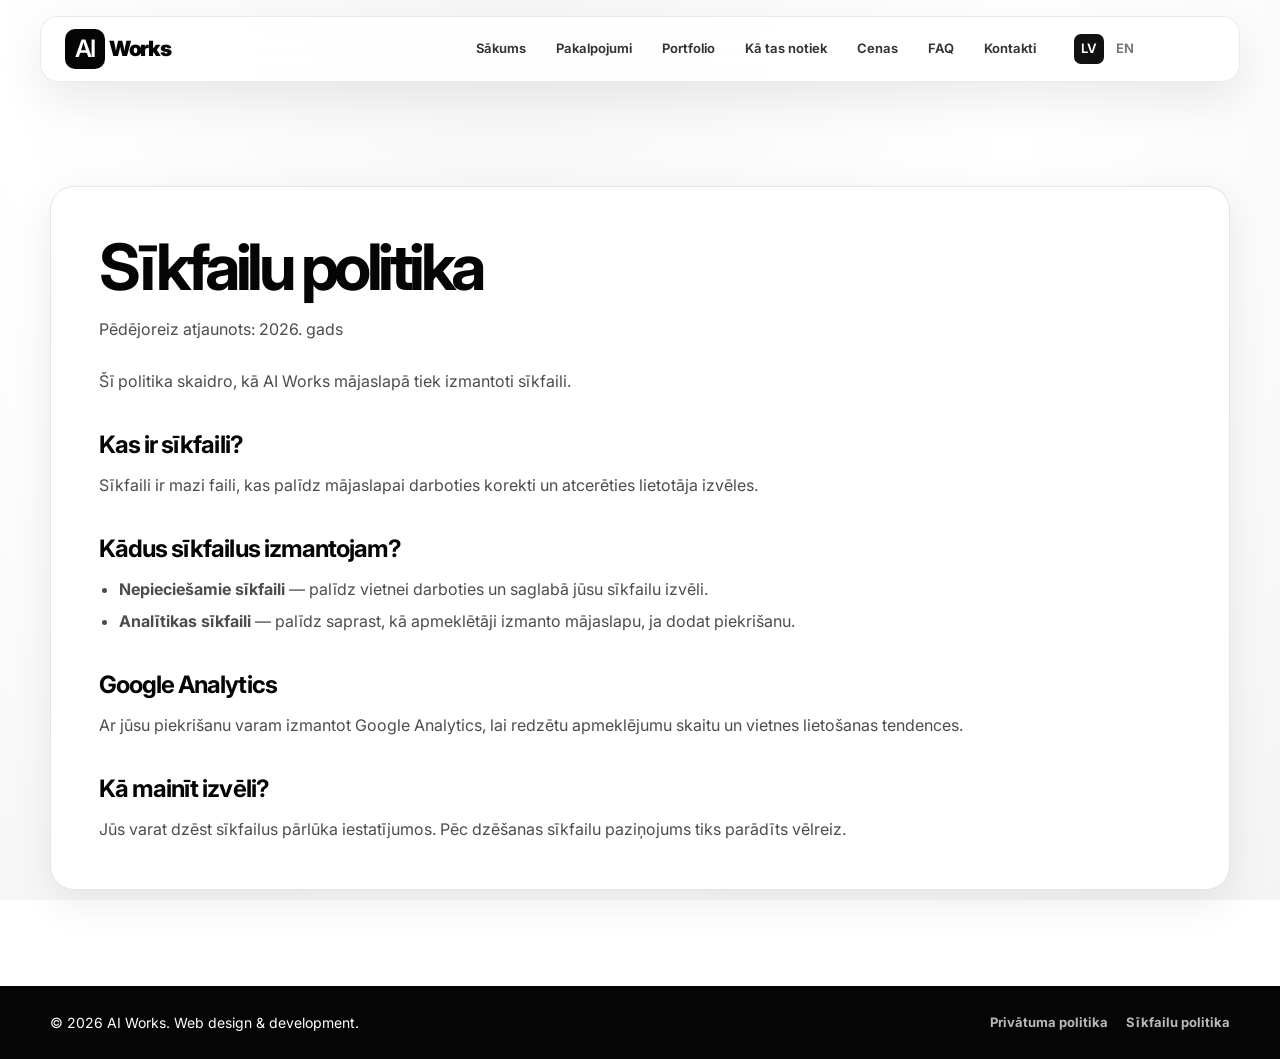
<file: cookies.html>
<!DOCTYPE html>

<html lang="lv">
<head>
<meta charset="utf-8"/>
<meta content="width=device-width, initial-scale=1.0" name="viewport"/>
<title>Sīkfailu politika | AI Works</title>
<meta content="AI Works izstrādā modernas, ātras un pārdomātas mājaslapas uzņēmumiem visā Latvijā." name="description"/>
<link href="assets/favicon.png" rel="icon" type="image/png"/>
<link href="assets/favicon.png" rel="apple-touch-icon"/>
<meta content="AI Works" property="og:title"/>
<meta content="Mūsdienīgas mājaslapas uzņēmumiem." property="og:description"/>
<meta content="https://aiworks.lv/assets/favicon.png" property="og:image"/>
<meta content="https://aiworks.lv" property="og:url"/>
<meta content="website" property="og:type"/>
<meta content="G-VVE2QEEL1H" name="google-analytics-id"/>
<link href="https://fonts.googleapis.com" rel="preconnect"/>
<link crossorigin="" href="https://fonts.gstatic.com" rel="preconnect"/>
<link href="https://fonts.googleapis.com/css2?family=Inter:wght@400;500;600;700;800&amp;display=swap" rel="stylesheet"/>
<link href="css/style.css" rel="stylesheet"/>
<script type="application/ld+json">
{

  "@context":"https://schema.org",

  "@type":"Organization",

  "name":"AI Works",

  "url":"https://aiworks.lv",

  "logo":"https://aiworks.lv/assets/favicon.png"

}
</script>
<link href="https://aiworks.lv/cookies.html" hreflang="lv" rel="alternate"/><link href="https://aiworks.lv/en/cookies.html" hreflang="en" rel="alternate"/><link href="https://aiworks.lv/cookies.html" rel="canonical"/></head>
<body>
<div aria-hidden="true" class="noise"></div>
<header class="site-header" id="top">
<div class="nav-shell">
<a class="brand" href="index.html#sakums">
<span class="brand-mark">AI</span>
<span class="brand-text">Works</span>
</a>
<nav aria-label="Galvenā navigācija" class="desktop-nav">
<a href="index.html#sakums">Sākums</a>
<a href="index.html#pakalpojumi">Pakalpojumi</a>
<a href="index.html#portfolio">Portfolio</a>
<a href="index.html#process">Kā tas notiek</a>
<a href="index.html#cenas">Cenas</a>
<a href="index.html#faq">FAQ</a>
<a href="index.html#kontakti">Kontakti</a>
<div aria-label="Language" class="language-switch"><a aria-current="page" class="active" href="cookies.html">LV</a><a href="en/cookies.html">EN</a></div></nav>
<button aria-expanded="false" aria-label="Atvērt izvēlni" class="menu-btn" type="button">
<span></span><span></span>
</button>
</div>
<div aria-label="Mobilā navigācija" class="mobile-nav">
<a href="index.html#sakums">Sākums</a>
<a href="index.html#pakalpojumi">Pakalpojumi</a>
<a href="index.html#portfolio">Portfolio</a>
<a href="index.html#process">Kā tas notiek</a>
<a href="index.html#cenas">Cenas</a>
<a href="index.html#faq">FAQ</a>
<a href="index.html#kontakti">Kontakti</a>
<div aria-label="Language" class="language-switch"><a aria-current="page" class="active" href="cookies.html">LV</a><a href="en/cookies.html">EN</a></div></div>
</header>
<main class="policy-page section">
<div class="container">
<article class="policy-card">
<h1>Sīkfailu politika</h1>
<p class="policy-updated">Pēdējoreiz atjaunots: 2026. gads</p>
<p>Šī politika skaidro, kā AI Works mājaslapā tiek izmantoti sīkfaili.</p>
<h2>Kas ir sīkfaili?</h2>
<p>Sīkfaili ir mazi faili, kas palīdz mājaslapai darboties korekti un atcerēties lietotāja izvēles.</p>
<h2>Kādus sīkfailus izmantojam?</h2>
<ul>
<li><strong>Nepieciešamie sīkfaili</strong> — palīdz vietnei darboties un saglabā jūsu sīkfailu izvēli.</li>
<li><strong>Analītikas sīkfaili</strong> — palīdz saprast, kā apmeklētāji izmanto mājaslapu, ja dodat piekrišanu.</li>
</ul>
<h2>Google Analytics</h2>
<p>Ar jūsu piekrišanu varam izmantot Google Analytics, lai redzētu apmeklējumu skaitu un vietnes lietošanas tendences.</p>
<h2>Kā mainīt izvēli?</h2>
<p>Jūs varat dzēst sīkfailus pārlūka iestatījumos. Pēc dzēšanas sīkfailu paziņojums tiks parādīts vēlreiz.</p>
</article>
</div>
</main>
<footer class="footer">
<div class="footer-inner">
<p>© 2026 AI Works. Web design &amp; development.</p>
<div class="footer-links">
<a href="privacy.html">Privātuma politika</a>
<a href="cookies.html">Sīkfailu politika</a>
</div>
</div>
</footer>
<script src="js/script.js"></script>
</body>
</html>
</file>
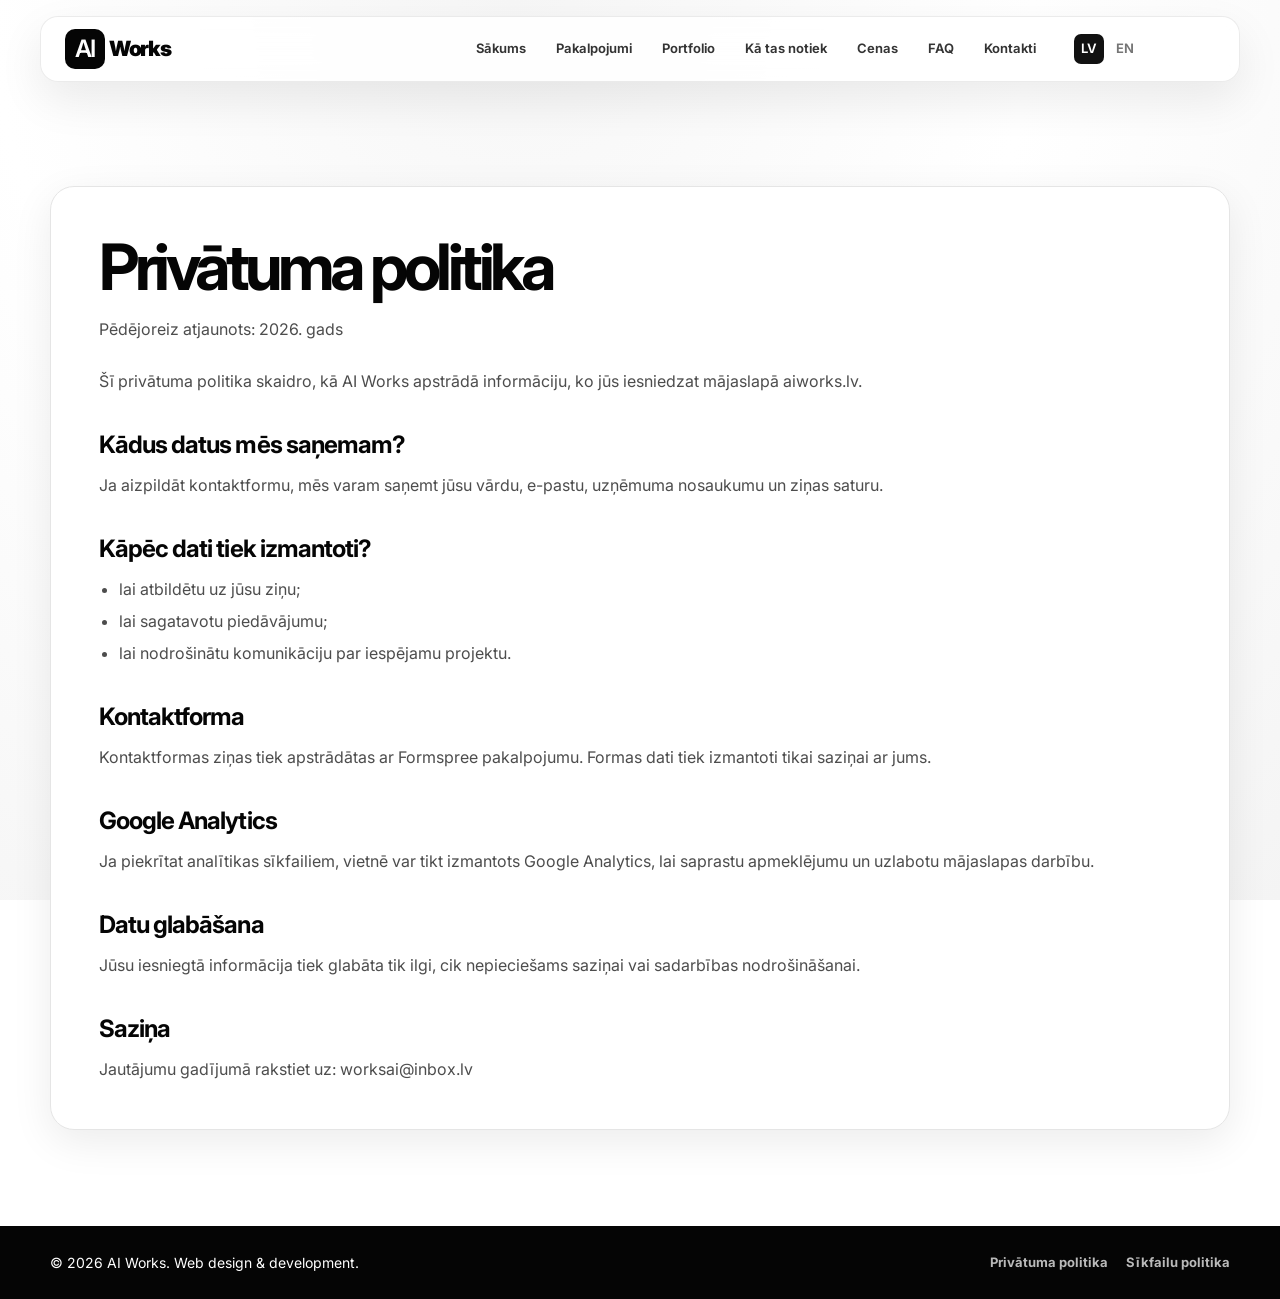
<file: privacy.html>
<!DOCTYPE html>

<html lang="lv">
<head>
<meta charset="utf-8"/>
<meta content="width=device-width, initial-scale=1.0" name="viewport"/>
<title>Privātuma politika | AI Works</title>
<meta content="AI Works izstrādā modernas, ātras un pārdomātas mājaslapas uzņēmumiem visā Latvijā." name="description"/>
<link href="assets/favicon.png" rel="icon" type="image/png"/>
<link href="assets/favicon.png" rel="apple-touch-icon"/>
<meta content="AI Works" property="og:title"/>
<meta content="Mūsdienīgas mājaslapas uzņēmumiem." property="og:description"/>
<meta content="https://aiworks.lv/assets/favicon.png" property="og:image"/>
<meta content="https://aiworks.lv" property="og:url"/>
<meta content="website" property="og:type"/>
<meta content="G-VVE2QEEL1H" name="google-analytics-id"/>
<link href="https://fonts.googleapis.com" rel="preconnect"/>
<link crossorigin="" href="https://fonts.gstatic.com" rel="preconnect"/>
<link href="https://fonts.googleapis.com/css2?family=Inter:wght@400;500;600;700;800&amp;display=swap" rel="stylesheet"/>
<link href="css/style.css" rel="stylesheet"/>
<script type="application/ld+json">
{

  "@context":"https://schema.org",

  "@type":"Organization",

  "name":"AI Works",

  "url":"https://aiworks.lv",

  "logo":"https://aiworks.lv/assets/favicon.png"

}
</script>
<link href="https://aiworks.lv/privacy.html" hreflang="lv" rel="alternate"/><link href="https://aiworks.lv/en/privacy.html" hreflang="en" rel="alternate"/><link href="https://aiworks.lv/privacy.html" rel="canonical"/></head>
<body>
<div aria-hidden="true" class="noise"></div>
<header class="site-header" id="top">
<div class="nav-shell">
<a class="brand" href="index.html#sakums">
<span class="brand-mark">AI</span>
<span class="brand-text">Works</span>
</a>
<nav aria-label="Galvenā navigācija" class="desktop-nav">
<a href="index.html#sakums">Sākums</a>
<a href="index.html#pakalpojumi">Pakalpojumi</a>
<a href="index.html#portfolio">Portfolio</a>
<a href="index.html#process">Kā tas notiek</a>
<a href="index.html#cenas">Cenas</a>
<a href="index.html#faq">FAQ</a>
<a href="index.html#kontakti">Kontakti</a>
<div aria-label="Language" class="language-switch"><a aria-current="page" class="active" href="privacy.html">LV</a><a href="en/privacy.html">EN</a></div></nav>
<button aria-expanded="false" aria-label="Atvērt izvēlni" class="menu-btn" type="button">
<span></span><span></span>
</button>
</div>
<div aria-label="Mobilā navigācija" class="mobile-nav">
<a href="index.html#sakums">Sākums</a>
<a href="index.html#pakalpojumi">Pakalpojumi</a>
<a href="index.html#portfolio">Portfolio</a>
<a href="index.html#process">Kā tas notiek</a>
<a href="index.html#cenas">Cenas</a>
<a href="index.html#faq">FAQ</a>
<a href="index.html#kontakti">Kontakti</a>
<div aria-label="Language" class="language-switch"><a aria-current="page" class="active" href="privacy.html">LV</a><a href="en/privacy.html">EN</a></div></div>
</header>
<main class="policy-page section">
<div class="container">
<article class="policy-card">
<h1>Privātuma politika</h1>
<p class="policy-updated">Pēdējoreiz atjaunots: 2026. gads</p>
<p>Šī privātuma politika skaidro, kā AI Works apstrādā informāciju, ko jūs iesniedzat mājaslapā aiworks.lv.</p>
<h2>Kādus datus mēs saņemam?</h2>
<p>Ja aizpildāt kontaktformu, mēs varam saņemt jūsu vārdu, e-pastu, uzņēmuma nosaukumu un ziņas saturu.</p>
<h2>Kāpēc dati tiek izmantoti?</h2>
<ul>
<li>lai atbildētu uz jūsu ziņu;</li>
<li>lai sagatavotu piedāvājumu;</li>
<li>lai nodrošinātu komunikāciju par iespējamu projektu.</li>
</ul>
<h2>Kontaktforma</h2>
<p>Kontaktformas ziņas tiek apstrādātas ar Formspree pakalpojumu. Formas dati tiek izmantoti tikai saziņai ar jums.</p>
<h2>Google Analytics</h2>
<p>Ja piekrītat analītikas sīkfailiem, vietnē var tikt izmantots Google Analytics, lai saprastu apmeklējumu un uzlabotu mājaslapas darbību.</p>
<h2>Datu glabāšana</h2>
<p>Jūsu iesniegtā informācija tiek glabāta tik ilgi, cik nepieciešams saziņai vai sadarbības nodrošināšanai.</p>
<h2>Saziņa</h2>
<p>Jautājumu gadījumā rakstiet uz: <a href="mailto:worksai@inbox.lv">worksai@inbox.lv</a></p>
</article>
</div>
</main>
<footer class="footer">
<div class="footer-inner">
<p>© 2026 AI Works. Web design &amp; development.</p>
<div class="footer-links">
<a href="privacy.html">Privātuma politika</a>
<a href="cookies.html">Sīkfailu politika</a>
</div>
</div>
</footer>
<script src="js/script.js"></script>
</body>
</html>
</file>
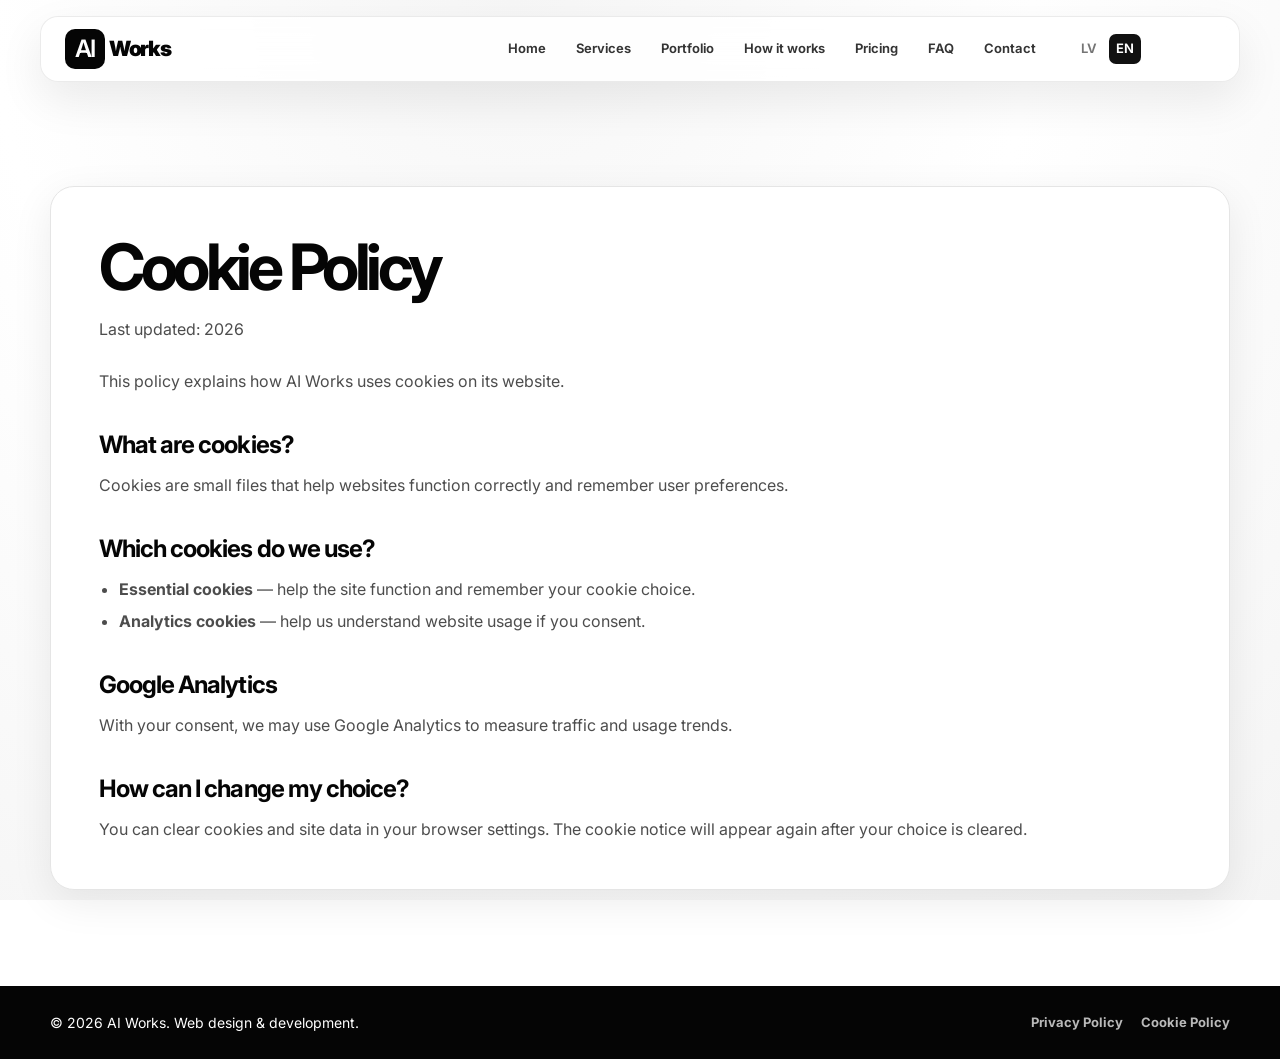
<file: en/cookies.html>
<!DOCTYPE html>

<html lang="en">
<head>
<meta charset="utf-8"/>
<meta content="width=device-width, initial-scale=1.0" name="viewport"/>
<title>Cookie Policy | AI Works</title>
<meta content="Modern websites, Shopify stores, API integrations and digital services for businesses." name="description"/>
<link href="../assets/favicon.png" rel="icon" type="image/png"/>
<link href="../assets/favicon.png" rel="apple-touch-icon"/>
<meta content="AI Works – Website Design &amp; Development" property="og:title"/>
<meta content="Modern websites, Shopify stores, API integrations and digital services for businesses." property="og:description"/>
<meta content="https://aiworks.lv/assets/favicon.png" property="og:image"/>
<meta content="https://aiworks.lv/en/cookies.html" property="og:url"/>
<meta content="website" property="og:type"/>
<meta content="G-VVE2QEEL1H" name="google-analytics-id"/>
<link href="https://fonts.googleapis.com" rel="preconnect"/>
<link crossorigin="" href="https://fonts.gstatic.com" rel="preconnect"/>
<link href="https://fonts.googleapis.com/css2?family=Inter:wght@400;500;600;700;800&amp;display=swap" rel="stylesheet"/>
<link href="../css/style.css" rel="stylesheet"/>
<script type="application/ld+json">
{

  "@context":"https://schema.org",

  "@type":"Organization",

  "name":"AI Works",

  "url":"https://aiworks.lv",

  "logo":"https://aiworks.lv/assets/favicon.png"

}
</script>
<link href="https://aiworks.lv/cookies.html" hreflang="lv" rel="alternate"/><link href="https://aiworks.lv/en/cookies.html" hreflang="en" rel="alternate"/><link href="https://aiworks.lv/en/cookies.html" rel="canonical"/></head>
<body>
<div aria-hidden="true" class="noise"></div>
<header class="site-header" id="top">
<div class="nav-shell">
<a class="brand" href="index.html#sakums">
<span class="brand-mark">AI</span>
<span class="brand-text">Works</span>
</a>
<nav aria-label="Main navigation" class="desktop-nav">
<a href="index.html#sakums">Home</a>
<a href="index.html#pakalpojumi">Services</a>
<a href="index.html#portfolio">Portfolio</a>
<a href="index.html#process">How it works</a>
<a href="index.html#cenas">Pricing</a>
<a href="index.html#faq">FAQ</a>
<a href="index.html#kontakti">Contact</a>
<div aria-label="Language" class="language-switch"><a href="../cookies.html">LV</a><a aria-current="page" class="active" href="cookies.html">EN</a></div></nav>
<button aria-expanded="false" aria-label="Open menu" class="menu-btn" type="button">
<span></span><span></span>
</button>
</div>
<div aria-label="Mobile navigation" class="mobile-nav">
<a href="index.html#sakums">Home</a>
<a href="index.html#pakalpojumi">Services</a>
<a href="index.html#portfolio">Portfolio</a>
<a href="index.html#process">How it works</a>
<a href="index.html#cenas">Pricing</a>
<a href="index.html#faq">FAQ</a>
<a href="index.html#kontakti">Contact</a>
<div aria-label="Language" class="language-switch"><a href="../cookies.html">LV</a><a aria-current="page" class="active" href="cookies.html">EN</a></div></div>
</header>
<main class="policy-page section">
<div class="container">
<article class="policy-card">
<h1>Cookie Policy</h1>
<p class="policy-updated">Last updated: 2026</p>
<p>This policy explains how AI Works uses cookies on its website.</p>
<h2>What are cookies?</h2>
<p>Cookies are small files that help websites function correctly and remember user preferences.</p>
<h2>Which cookies do we use?</h2>
<ul>
<li><strong>Essential cookies</strong> — help the site function and remember your cookie choice.</li>
<li><strong>Analytics cookies</strong> — help us understand website usage if you consent.</li>
</ul>
<h2>Google Analytics</h2>
<p>With your consent, we may use Google Analytics to measure traffic and usage trends.</p>
<h2>How can I change my choice?</h2>
<p>You can clear cookies and site data in your browser settings. The cookie notice will appear again after your choice is cleared.</p>
</article>
</div>
</main>
<footer class="footer">
<div class="footer-inner">
<p>© 2026 AI Works. Web design &amp; development.</p>
<div class="footer-links">
<a href="privacy.html">Privacy Policy</a>
<a href="cookies.html">Cookie Policy</a>
</div>
</div>
</footer>
<script src="../js/script.js"></script>
</body>
</html>
</file>
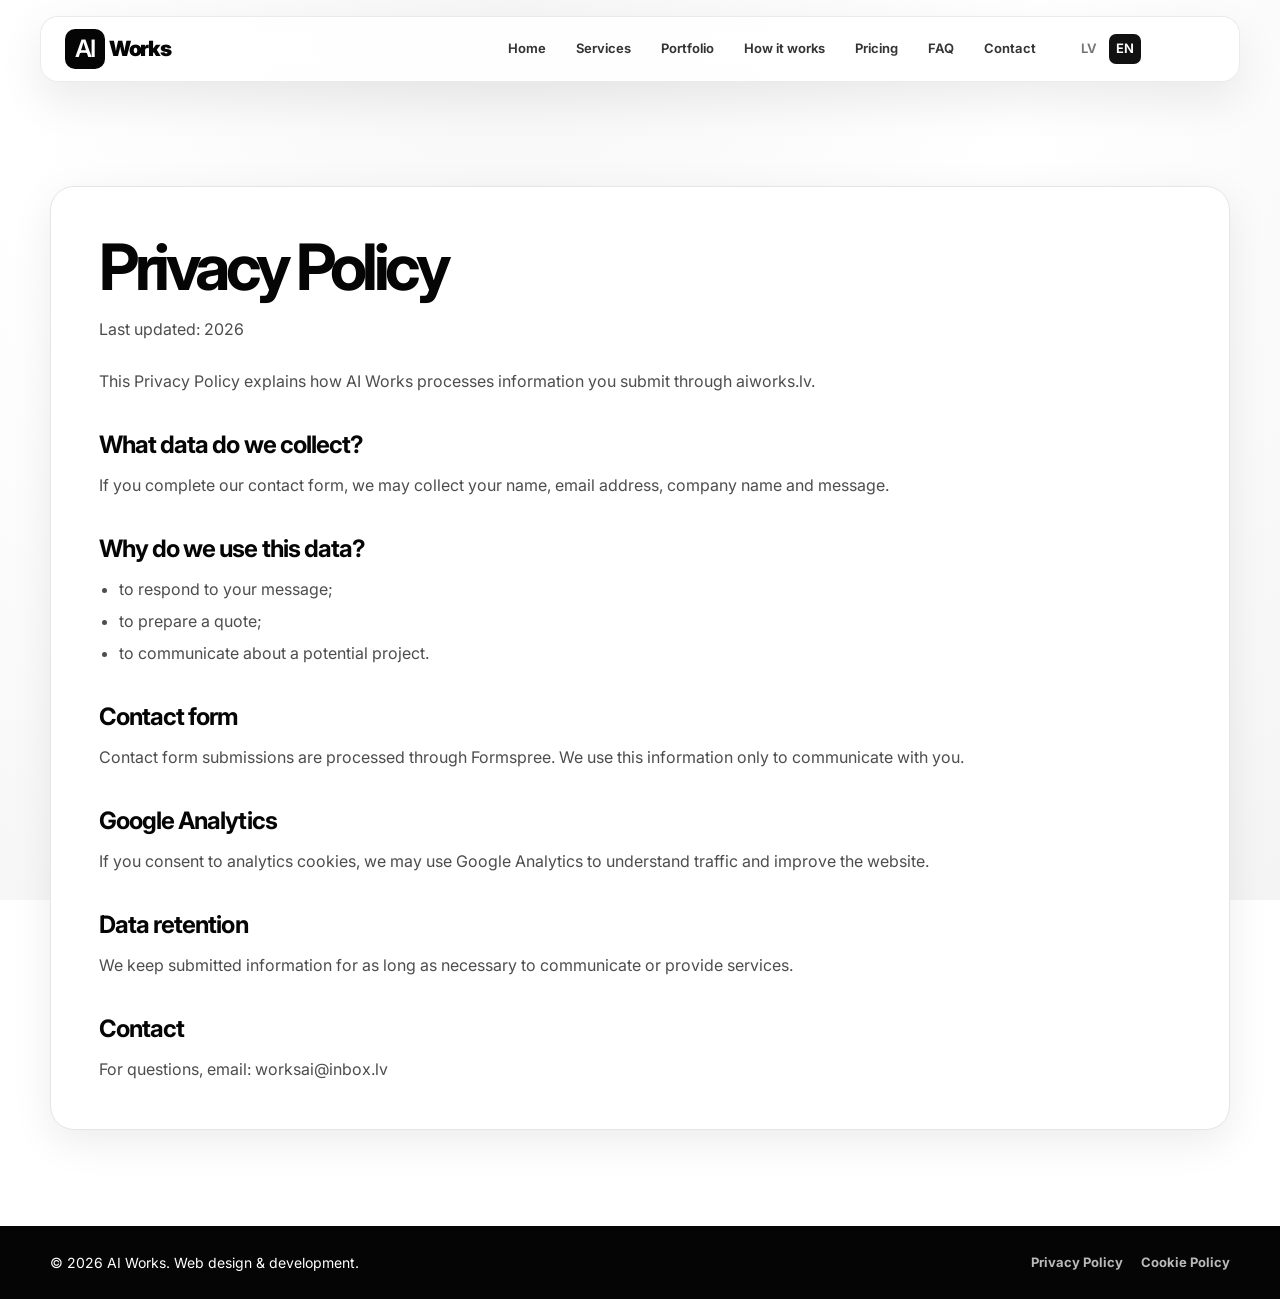
<file: en/privacy.html>
<!DOCTYPE html>

<html lang="en">
<head>
<meta charset="utf-8"/>
<meta content="width=device-width, initial-scale=1.0" name="viewport"/>
<title>Privacy Policy | AI Works</title>
<meta content="Modern websites, Shopify stores, API integrations and digital services for businesses." name="description"/>
<link href="../assets/favicon.png" rel="icon" type="image/png"/>
<link href="../assets/favicon.png" rel="apple-touch-icon"/>
<meta content="AI Works – Website Design &amp; Development" property="og:title"/>
<meta content="Modern websites, Shopify stores, API integrations and digital services for businesses." property="og:description"/>
<meta content="https://aiworks.lv/assets/favicon.png" property="og:image"/>
<meta content="https://aiworks.lv/en/privacy.html" property="og:url"/>
<meta content="website" property="og:type"/>
<meta content="G-VVE2QEEL1H" name="google-analytics-id"/>
<link href="https://fonts.googleapis.com" rel="preconnect"/>
<link crossorigin="" href="https://fonts.gstatic.com" rel="preconnect"/>
<link href="https://fonts.googleapis.com/css2?family=Inter:wght@400;500;600;700;800&amp;display=swap" rel="stylesheet"/>
<link href="../css/style.css" rel="stylesheet"/>
<script type="application/ld+json">
{

  "@context":"https://schema.org",

  "@type":"Organization",

  "name":"AI Works",

  "url":"https://aiworks.lv",

  "logo":"https://aiworks.lv/assets/favicon.png"

}
</script>
<link href="https://aiworks.lv/privacy.html" hreflang="lv" rel="alternate"/><link href="https://aiworks.lv/en/privacy.html" hreflang="en" rel="alternate"/><link href="https://aiworks.lv/en/privacy.html" rel="canonical"/></head>
<body>
<div aria-hidden="true" class="noise"></div>
<header class="site-header" id="top">
<div class="nav-shell">
<a class="brand" href="index.html#sakums">
<span class="brand-mark">AI</span>
<span class="brand-text">Works</span>
</a>
<nav aria-label="Main navigation" class="desktop-nav">
<a href="index.html#sakums">Home</a>
<a href="index.html#pakalpojumi">Services</a>
<a href="index.html#portfolio">Portfolio</a>
<a href="index.html#process">How it works</a>
<a href="index.html#cenas">Pricing</a>
<a href="index.html#faq">FAQ</a>
<a href="index.html#kontakti">Contact</a>
<div aria-label="Language" class="language-switch"><a href="../privacy.html">LV</a><a aria-current="page" class="active" href="privacy.html">EN</a></div></nav>
<button aria-expanded="false" aria-label="Open menu" class="menu-btn" type="button">
<span></span><span></span>
</button>
</div>
<div aria-label="Mobile navigation" class="mobile-nav">
<a href="index.html#sakums">Home</a>
<a href="index.html#pakalpojumi">Services</a>
<a href="index.html#portfolio">Portfolio</a>
<a href="index.html#process">How it works</a>
<a href="index.html#cenas">Pricing</a>
<a href="index.html#faq">FAQ</a>
<a href="index.html#kontakti">Contact</a>
<div aria-label="Language" class="language-switch"><a href="../privacy.html">LV</a><a aria-current="page" class="active" href="privacy.html">EN</a></div></div>
</header>
<main class="policy-page section">
<div class="container">
<article class="policy-card">
<h1>Privacy Policy</h1>
<p class="policy-updated">Last updated: 2026</p>
<p>This Privacy Policy explains how AI Works processes information you submit through aiworks.lv.</p>
<h2>What data do we collect?</h2>
<p>If you complete our contact form, we may collect your name, email address, company name and message.</p>
<h2>Why do we use this data?</h2>
<ul>
<li>to respond to your message;</li>
<li>to prepare a quote;</li>
<li>to communicate about a potential project.</li>
</ul>
<h2>Contact form</h2>
<p>Contact form submissions are processed through Formspree. We use this information only to communicate with you.</p>
<h2>Google Analytics</h2>
<p>If you consent to analytics cookies, we may use Google Analytics to understand traffic and improve the website.</p>
<h2>Data retention</h2>
<p>We keep submitted information for as long as necessary to communicate or provide services.</p>
<h2>Contact</h2>
<p>For questions, email: <a href="mailto:worksai@inbox.lv">worksai@inbox.lv</a></p>
</article>
</div>
</main>
<footer class="footer">
<div class="footer-inner">
<p>© 2026 AI Works. Web design &amp; development.</p>
<div class="footer-links">
<a href="privacy.html">Privacy Policy</a>
<a href="cookies.html">Cookie Policy</a>
</div>
</div>
</footer>
<script src="../js/script.js"></script>
</body>
</html>
</file>
<file: css/style.css>
:root{
  --bg:#ffffff;
  --text:#050505;
  --muted:#6a6a6a;
  --soft:#f5f5f5;
  --line:#e5e5e5;
  --line2:#d9d9d9;
  --dark:#050505;
  --radius:28px;
  --shadow:0 24px 80px rgba(0,0,0,.10);
  --shadow2:0 12px 40px rgba(0,0,0,.08);
}

*{box-sizing:border-box;margin:0;padding:0}
html{scroll-behavior:smooth}
body{font-family:Inter,Arial,sans-serif;background:var(--bg);color:var(--text);line-height:1.5;overflow-x:hidden}
a{color:inherit;text-decoration:none}
button,input,textarea{font:inherit}

.noise{position:fixed;inset:0;pointer-events:none;z-index:-1;background:radial-gradient(circle at 40% 0%,#f6f6f6 0,#fff 44%,#f4f4f4 100%)}
.container{width:min(1180px,calc(100% - 44px));margin:0 auto}
.section{padding:96px 0}
.section-sm{padding:76px 0}

.site-header{position:sticky;top:16px;z-index:30;padding:0 20px;transition:.25s}
.nav-shell{width:min(1200px,100%);height:66px;margin:0 auto;padding:0 18px 0 24px;display:flex;align-items:center;justify-content:space-between;gap:20px;background:rgba(255,255,255,.82);border:1px solid rgba(0,0,0,.08);border-radius:18px;box-shadow:0 18px 45px rgba(0,0,0,.08);backdrop-filter:blur(18px)}
.brand{
  display:flex;
  align-items:center;
  gap: 6px;
  font-weight:900;
  text-decoration:none;
  color:#050505;
}

.brand-mark{
  width:40px;
  height:40px;
  display:grid;
  place-items:center;
  background:#050505;
  color:#fff;
  border-radius:10px;
  font-size:24px;
  font-weight:600;
  letter-spacing:-0.05em;
  box-shadow:0 8px 218px rgba(0,0,0,.12);
}

.brand-text{
  font-size:21px;
  font-weight:900;
  letter-spacing:-0.06em;
  margin-left:-2px;
}
.desktop-nav{display:flex;align-items:center;gap:30px;margin-right:80px;}
.desktop-nav a{font-size:13px;font-weight:650;color:#111;opacity:.85}
.desktop-nav a:hover{opacity:1}
.nav-cta{background:#050505;color:#fff;border-radius:11px;padding:13px 18px;font-size:13px;font-weight:800;box-shadow:0 10px 24px rgba(0,0,0,.18);transition:.25s}
.nav-cta:hover{transform:translateY(-2px)}
.menu-btn{display:none;border:0;background:transparent;width:38px;height:38px;position:relative}
.menu-btn span{display:block;width:22px;height:2px;background:#050505;margin:6px auto;transition:.25s}
.mobile-nav{display:none}

.hero{padding-top:102px}
.hero-grid{display:grid;grid-template-columns:.92fr 1.08fr;gap:58px;align-items:center;min-height:620px}
.eyebrow,.small-label{font-size:12px;text-transform:uppercase;letter-spacing:.11em;font-weight:800;color:#424242}
.eyebrow{display:inline-flex;align-items:center;gap:10px;background:#f2f2f2;border:1px solid #e8e8e8;border-radius:999px;padding:9px 14px;margin-bottom:24px}
.eyebrow span{width:9px;height:9px;border-radius:50%;background:#050505}
.hero h1{font-size:clamp(62px,8vw,110px);line-height:.96;letter-spacing:-.08em;font-weight:900;margin-bottom:18px}
.hero-lead{font-size:clamp(22px,2.3vw,32px);line-height:1.18;letter-spacing:-.045em;color:#5d5d5d;font-weight:650;max-width:560px;margin-bottom:20px}
.hero-text{font-size:17px;color:#222;max-width:560px;margin-bottom:34px}
.hero-actions{display:flex;align-items:center;gap:14px;flex-wrap:wrap}

.btn{display:inline-flex;align-items:center;gap:14px;border-radius:12px;padding:16px 22px;font-weight:850;font-size:14px;transition:.25s}
.btn span{transition:.25s}
.btn:hover{transform:translateY(-3px)}
.btn:hover span{transform:translateX(3px)}
.btn-dark{background:#050505;color:#fff;box-shadow:0 16px 34px rgba(0,0,0,.18)}
.btn-light{background:#fff;color:#050505;border:1px solid var(--line2)}

.device-stage{position:relative;min-height:520px;display:flex;align-items:center;justify-content:center;perspective:1000px}
.laptop{position:relative;width:min(620px,100%);filter:drop-shadow(0 32px 35px rgba(0,0,0,.16));transform:rotate(-1deg)}
.browser-top{height:50px;background:#f0f0f0;border:2px solid #d8d8d8;border-bottom:0;border-radius:28px 28px 0 0;padding:18px 0 0 24px}
.browser-top span{display:inline-block;width:12px;height:12px;background:#b8b8b8;border-radius:50%;margin-right:9px}
.laptop-screen{height:360px;border:2px solid #d8d8d8;background:#fff;border-radius:0 0 6px 6px;overflow:hidden}
.mini-nav{height:58px;display:flex;align-items:center;justify-content:space-between;padding:0 28px;font-size:12px}
.mini-nav small{color:#555}
.screen-split{display:grid;grid-template-columns:1.05fr .95fr;height:302px;border-top:1px solid #e6e6e6}
.screen-split>div:first-child{padding:70px 38px}
.screen-split h2{font-size:46px;line-height:.95;letter-spacing:-.08em;margin-bottom:18px}
.screen-split p{color:#777;font-weight:650;margin-bottom:18px}
.screen-split button{border:1px solid #111;background:#050505;color:#fff;border-radius:8px;padding:10px 14px;font-size:12px;font-weight:800}

.abstract-shape{background:linear-gradient(135deg,#f7f7f7,#ededed);position:relative;overflow:hidden}
.abstract-shape:before,.abstract-shape:after{content:"";position:absolute;border:1px solid rgba(0,0,0,.08);transform:rotate(-28deg)}
.abstract-shape:before{width:420px;height:420px;border-radius:40px;right:-180px;top:20px}
.abstract-shape:after{width:320px;height:320px;border-radius:40px;right:-120px;bottom:-90px;background:linear-gradient(135deg,transparent,#dadada)}

.phone{
  position:absolute;
  right:0;
  bottom:24px;
  width:clamp(150px,15vw,188px);
  aspect-ratio:9/16.2;
  background:#050505;
  border-radius:42px;
  padding:10px;
  box-shadow:0 28px 52px rgba(0,0,0,.22);
  transform:rotate(4deg);
  overflow:hidden;
}

.phone-speaker{
  position:absolute;
  top:17px;
  left:50%;
  transform:translateX(-50%);
  width:54px;
  height:11px;
  background:#050505;
  border-radius:20px;
  z-index:3;
}

.phone-inner{
  height:100%;
  background:#fff;
  border-radius:34px;
  padding:34px 18px 18px;
  position:relative;
  overflow:hidden;
  display:flex;
  flex-direction:column;
  justify-content:flex-start;
}

.phone-top{
  display:flex;
  justify-content:space-between;
  align-items:center;
  font-size:10px;
  flex-shrink:0;
}

.phone-top span,.phone-top span:before,.phone-top span:after{
  display:block;
  width:15px;
  height:2px;
  background:#111;
  border-radius:4px;
  content:"";
}

.phone-top span:before{transform:translateY(-5px)}
.phone-top span:after{transform:translateY(3px)}

.phone-icon{
  font-size:clamp(30px,3vw,42px);
  text-align:center;
  margin:26px 0 8px;
  line-height:1;
  flex-shrink:0;
}

.phone h3{
  font-size:clamp(16px,1.45vw,20px);
  line-height:1.02;
  letter-spacing:-.055em;
  margin-bottom:10px;
  max-width:100%;
}

.phone p{
  font-size:clamp(10px,.85vw,12px);
  line-height:1.32;
  color:#777;
  font-weight:650;
  max-width:100%;
}

.float-slow{animation:floatSlow 5s ease-in-out infinite}
.float-fast{animation:floatFast 4.2s ease-in-out infinite}

@keyframes floatSlow{
  0%,100%{transform:translateY(0) rotate(-1deg)}
  50%{transform:translateY(-14px) rotate(-.6deg)}
}

@keyframes floatFast{
  0%,100%{transform:translateY(0) rotate(4deg)}
  50%{transform:translateY(-20px) rotate(2deg)}
}

.word-line{position:relative;overflow:hidden;border-top:1px solid var(--line);border-bottom:1px solid var(--line);background:#fff;height:74px;display:flex;align-items:center}
.word-track{display:flex;align-items:center;gap:44px;white-space:nowrap;animation:marquee 24s linear infinite;color:#6a6a6a;font-size:15px;letter-spacing:.04em}
.word-track i{width:5px;height:5px;border-radius:50%;background:#bfbfbf}

@keyframes marquee{
  from{transform:translateX(0)}
  to{transform:translateX(-33.333%)}
}

.about-card{display:grid;grid-template-columns:.95fr 1.05fr;gap:80px;align-items:start;background:linear-gradient(135deg,#fafafa,#f3f3f3);border:1px solid var(--line);border-radius:var(--radius);padding:54px}
.about-card h2,.section-head h2,.contact-copy h2{font-size:clamp(34px,4.8vw,58px);line-height:1.02;letter-spacing:-.07em;margin-top:12px}
.about-text{font-size:18px;color:#242424}
.about-text p+p{margin-top:22px}

.section-head{text-align:center;max-width:760px;margin:0 auto 42px}
.section-head h2{margin-top:10px}

.quality-grid{display:grid;grid-template-columns:repeat(6,1fr);gap:0;border-top:1px solid var(--line);border-bottom:1px solid var(--line)}
.quality-item{text-align:center;padding:34px 24px;border-right:1px solid var(--line)}
.quality-item:last-child{border-right:0}
.icon,.service-icon{width:58px;height:58px;border:1px solid var(--line);border-radius:50%;display:grid;place-items:center;margin:0 auto 18px;font-size:28px;background:#fafafa}
.quality-item h3{font-size:16px;letter-spacing:-.03em;margin-bottom:10px}
.quality-item p{color:#5c5c5c;font-size:14px}

.service-grid{display:grid;grid-template-columns:repeat(5,1fr);gap:22px}
.service-card{border:1px solid var(--line2);border-radius:18px;padding:28px 22px;text-align:center;background:#fff;min-height:232px;transition:.28s}
.service-card:hover{transform:translateY(-8px);box-shadow:var(--shadow2);border-color:#aaa}
.service-card h3{text-transform:uppercase;font-size:14px;line-height:1.2;letter-spacing:-.02em;margin-bottom:12px}
.service-card p{font-size:14px;color:#555}
.service-icon{border-radius:14px;font-size:30px}

.timeline{position:relative;display:grid;grid-template-columns:repeat(6,1fr);gap:20px}
.timeline:before{content:"";position:absolute;top:28px;left:6%;right:6%;height:1px;background:#cfcfcf}
.timeline article{text-align:center;position:relative}
.timeline span{width:56px;height:56px;background:#050505;color:#fff;border-radius:50%;display:grid;place-items:center;margin:0 auto 18px;font-weight:900;position:relative;z-index:1;box-shadow:0 14px 30px rgba(0,0,0,.18)}
.timeline h3{font-size:16px;margin-bottom:8px}
.timeline p{font-size:14px;color:#5c5c5c}

.split-grid{display:grid;grid-template-columns:.72fr 1.28fr;gap:28px}
.price-card,.faq-card,.contact-card{background:linear-gradient(135deg,#fafafa,#f4f4f4);border:1px solid var(--line);border-radius:22px;padding:34px}
.price-card p:first-of-type{font-size:18px;margin:20px 0 0}
.price-card strong{display:block;font-size:80px;line-height:1;letter-spacing:-.08em;margin:4px 0 22px}
.price-card ul{list-style:none;margin-bottom:22px}
.price-card li{color:#333;margin:10px 0;font-size:15px}
.price-card li:before{content:"✓";font-weight:900;margin-right:9px}
.muted{color:#666!important;font-size:14px!important}

.faq-list{margin-top:18px;display:grid;gap:10px}
details{background:#fff;border:1px solid var(--line);border-radius:12px;overflow:hidden}
summary{cursor:pointer;padding:18px 18px;font-weight:800;display:flex;justify-content:space-between;gap:20px}
summary::-webkit-details-marker{display:none}
summary:after{content:"+"}
details[open] summary:after{content:"−"}
details p{padding:0 18px 18px;color:#5b5b5b}

.contact-card{display:grid;grid-template-columns:.82fr 1.18fr;gap:40px;align-items:center}
.contact-copy p{color:#555;margin:16px 0 8px}
.contact-copy a{font-size:20px;font-weight:900}
.contact-form{display:grid;gap:12px}
.form-row{display:grid;grid-template-columns:1fr 1fr;gap:12px}
input,textarea{width:100%;border:1px solid var(--line2);border-radius:10px;background:#fff;color:#050505;padding:15px 16px;outline:none}
input:focus,textarea:focus{border-color:#050505;box-shadow:0 0 0 4px rgba(0,0,0,.06)}
textarea{min-height:132px;resize:vertical}
.contact-form button{border:0;background:#050505;color:#fff;border-radius:10px;padding:16px 18px;font-weight:900;cursor:pointer;transition:.25s}
.contact-form button:hover{transform:translateY(-2px)}

.footer{background:#050505;color:#fff;text-align:center;padding:28px 20px;font-size:14px}

.reveal{opacity:0;transform:translateY(28px);transition:opacity .75s ease,transform .75s ease}
.reveal.active{opacity:1;transform:translateY(0)}

@media (max-width:1050px){
  .desktop-nav{display:none}
  .menu-btn{display:block}
  .nav-cta{display:none}
  .mobile-nav{width:min(1200px,calc(100% - 40px));margin:10px auto 0;background:rgba(255,255,255,.94);border:1px solid var(--line);border-radius:18px;box-shadow:var(--shadow2);padding:12px;grid-template-columns:1fr;gap:4px}
  .mobile-nav.open{display:grid}
  .mobile-nav a{padding:12px 14px;border-radius:12px;font-weight:800}
  .mobile-nav a:hover{background:#f4f4f4}

  .hero-grid{grid-template-columns:1fr;gap:30px}
  .device-stage{min-height:500px}
  .quality-grid{grid-template-columns:repeat(2,1fr);border:0;gap:14px}
  .quality-item{border:1px solid var(--line);border-radius:18px}
  .service-grid{grid-template-columns:repeat(2,1fr)}
  .timeline{grid-template-columns:1fr;gap:28px}
  .timeline:before{display:none}
  .timeline article{text-align:left;display:grid;grid-template-columns:56px 1fr;column-gap:18px}
  .timeline span{margin:0;grid-row:span 2}
  .split-grid,.contact-card,.about-card{grid-template-columns:1fr;gap:28px}
  .about-card{padding:34px}
  .phone{right:4%;bottom:0}
  .laptop{width:92%}
}

@media (max-width:640px){
  .container{width:min(100% - 28px,1180px)}
  .section{padding:68px 0}
  .section-sm{padding:54px 0}
  .site-header{top:10px;padding:0 10px}
  .nav-shell{height:60px;border-radius:16px}
  .brand{font-size:19px}
  .hero{padding-top:54px}
  .hero h1{font-size:58px}
  .hero-lead{font-size:22px}
  .hero-text{font-size:16px}
  .hero-actions{align-items:stretch}
  .btn{width:100%;justify-content:center}
  .device-stage{min-height:410px}
  .laptop{width:100%}
  .browser-top{height:38px;border-radius:22px 22px 0 0;padding:13px 0 0 17px}
  .browser-top span{width:9px;height:9px}
  .laptop-screen{height:260px}
  .mini-nav{height:42px;padding:0 15px}
  .mini-nav small{display:none}
  .screen-split{height:218px}
  .screen-split>div:first-child{padding:45px 22px}
  .screen-split h2{font-size:34px}
  .screen-split p{font-size:13px}

  .phone{
    width:132px;
    right:2%;
    bottom:8px;
    border-radius:30px;
    padding:7px;
  }

  .phone-inner{
    border-radius:24px;
    padding:28px 14px 14px;
  }

  .phone-speaker{
    width:38px;
    height:8px;
    top:14px;
  }

  .phone-icon{
    font-size:30px;
    margin:22px 0 7px;
  }

  .phone h3{
    font-size:15px;
    line-height:1;
    letter-spacing:-.04em;
    margin-bottom:8px;
  }

  .phone p{
    font-size:9.5px;
    line-height:1.25;
  }

  .word-line{height:60px}
  .word-track{gap:28px;font-size:13px}
  .about-card h2,.section-head h2,.contact-copy h2{font-size:34px}
  .quality-grid,.service-grid{grid-template-columns:1fr}
  .price-card strong{font-size:64px}
  .form-row{grid-template-columns:1fr}
  .footer{font-size:13px}
}

@media (max-width:430px){
  .hero h1{font-size:48px}
  .device-stage{min-height:365px}
  .laptop-screen{height:225px}
  .screen-split{height:183px}
  .screen-split h2{font-size:28px}
  .screen-split>div:first-child{padding:34px 18px}
  .screen-split p{font-size:12px}
  .phone{
    width:118px;
    right:0;
    bottom:0;
  }
  .phone-inner{
    padding:25px 12px 12px;
  }
  .phone-icon{
    font-size:26px;
    margin:18px 0 6px;
  }
  .phone h3{
    font-size:13px;
    margin-bottom:6px;
  }
  .phone p{
    font-size:8.5px;
    line-height:1.2;
  }
}

.form-status {
  margin-top: 12px;
  font-size: 14px;
  font-weight: 700;
  color: #555;
}

.form-status.success {
  color: #16803c;
}

.form-status.error {
  color: #b42318;
}
.contact-form button{
  border:0;
  background:#050505;
  color:#fff;
  border-radius:10px;
  padding:16px 18px;
  font-weight:900;
  cursor:pointer;
  transition:.25s;
}

/* Portfolio */
.portfolio .section-head p{color:#666;margin-top:14px;font-size:16px}
.portfolio-grid{display:grid;grid-template-columns:repeat(3,1fr);gap:24px;margin-top:44px}
.portfolio-card{background:#fff;border:1px solid var(--line);border-radius:22px;overflow:hidden;box-shadow:var(--shadow2);transition:.28s}
.portfolio-card:hover{transform:translateY(-7px);box-shadow:var(--shadow);border-color:#cfcfcf}
.portfolio-preview{background:linear-gradient(135deg,#f8f8f8,#eeeeee);padding:18px 18px 0}
.portfolio-browser{height:38px;background:#e9e9e9;border:1px solid #d7d7d7;border-bottom:0;border-radius:16px 16px 0 0;padding:13px 0 0 15px}
.portfolio-browser span{display:inline-block;width:8px;height:8px;border-radius:50%;background:#b8b8b8;margin-right:6px}
.portfolio-screen{height:190px;background:#fff;border:1px solid #d7d7d7;border-radius:0 0 10px 10px;display:flex;flex-direction:column;align-items:center;justify-content:center;text-align:center;gap:8px;color:#111}
.portfolio-screen strong{font-size:26px;letter-spacing:-.06em}
.portfolio-screen small{font-size:12px;text-transform:uppercase;letter-spacing:.12em;color:#777;font-weight:800}
.portfolio-screen.empty{background:repeating-linear-gradient(135deg,#fff,#fff 12px,#f7f7f7 12px,#f7f7f7 24px)}
.portfolio-content{padding:24px}
.portfolio-content h3{font-size:22px;letter-spacing:-.04em;margin-bottom:8px}
.portfolio-content p{color:#5c5c5c;font-size:14px}

/* Footer links */
.footer{padding:26px 20px}
.footer-inner{width:min(1180px,calc(100% - 44px));margin:0 auto;display:flex;align-items:center;justify-content:space-between;gap:18px;flex-wrap:wrap}
.footer-links{display:flex;align-items:center;gap:18px;flex-wrap:wrap}
.footer-links a{color:#fff;opacity:.72;font-size:13px;font-weight:700}
.footer-links a:hover{opacity:1}

/* Cookie banner */
.cookie-banner{position:fixed;left:24px;right:24px;bottom:24px;z-index:80;width:min(760px,calc(100% - 48px));margin:0 auto;padding:18px;display:none;align-items:center;justify-content:space-between;gap:18px;background:rgba(255,255,255,.9);border:1px solid rgba(0,0,0,.10);border-radius:20px;box-shadow:0 24px 80px rgba(0,0,0,.16);backdrop-filter:blur(18px);transform:translateY(18px);opacity:0;transition:.28s}
.cookie-banner.show{display:flex;transform:translateY(0);opacity:1}
.cookie-text strong{font-size:15px;letter-spacing:-.02em}
.cookie-text p{margin-top:4px;color:#5c5c5c;font-size:13px;line-height:1.35;max-width:430px}
.cookie-actions{display:flex;align-items:center;gap:10px;flex-wrap:wrap;justify-content:flex-end}
.cookie-link{font-size:13px;font-weight:800;color:#333;text-decoration:underline;text-underline-offset:3px}
.cookie-btn{border:0;border-radius:10px;padding:12px 15px;font-size:13px;font-weight:900;cursor:pointer;transition:.2s}
.cookie-primary{background:#050505;color:#fff}
.cookie-secondary{background:#f0f0f0;color:#050505}
.cookie-btn:hover{transform:translateY(-2px)}
.form-note{font-size:12px;color:#666;line-height:1.4;margin-top:2px}
.form-note a{text-decoration:underline;text-underline-offset:3px;font-weight:800}

.policy-page{padding-top:120px}
.policy-card{background:#fff;border:1px solid var(--line);border-radius:24px;padding:48px;box-shadow:var(--shadow2)}
.policy-card h1{font-size:clamp(38px,5vw,64px);line-height:1;letter-spacing:-.07em;margin-bottom:18px}
.policy-card h2{font-size:24px;letter-spacing:-.04em;margin:34px 0 10px}
.policy-card p,.policy-card li{color:#4d4d4d;font-size:16px}
.policy-card ul{padding-left:20px;display:grid;gap:8px;margin-top:10px}
.policy-updated{font-size:13px;color:#777;margin-bottom:28px!important}

@media (max-width:1050px){
  .portfolio-grid{grid-template-columns:1fr;gap:18px}
}
@media (max-width:640px){
  .footer-inner{justify-content:center;text-align:center}
  .footer-links{justify-content:center}
  .cookie-banner{left:14px;right:14px;bottom:14px;width:calc(100% - 28px);align-items:flex-start;flex-direction:column}
  .cookie-actions{width:100%;justify-content:stretch}
  .cookie-btn,.cookie-link{flex:1;text-align:center}
  .policy-card{padding:28px}
}

.not-found-page{
  min-height:100vh;
  display:flex;
  align-items:center;
  justify-content:center;
  padding:40px 20px;
  background:radial-gradient(circle at 50% 0%, #f6f6f6 0, #fff 45%, #f2f2f2 100%);
}

.not-found-card{
  width:min(720px,100%);
  text-align:center;
  background:rgba(255,255,255,.82);
  border:1px solid rgba(0,0,0,.08);
  border-radius:28px;
  padding:58px 34px;
  box-shadow:0 24px 80px rgba(0,0,0,.10);
  backdrop-filter:blur(18px);
}

.not-found-brand{
  justify-content:center;
  margin-bottom:34px;
}

.not-found-card h1{
  font-size:clamp(48px,8vw,92px);
  line-height:.95;
  letter-spacing:-.08em;
  margin:14px 0 18px;
}

.not-found-card p:not(.small-label){
  color:#666;
  font-size:18px;
  margin-bottom:34px;
}

.portfolio-link-card{
    display:block;
    color:inherit;
    text-decoration:none;
}

.portfolio-status{
    display:inline-flex;
    align-items:center;
    gap:6px;
    padding:6px 12px;
    border-radius:999px;
    background:#eaf8ef;
    color:#1f9d55;
    font-size:12px;
    font-weight:700;
    margin-bottom:18px;
}

.portfolio-screen img{
    width:100%;
    height:100%;
    object-fit:cover;
    display:block;
}

.portfolio-tags{
    display:flex;
    flex-wrap:wrap;
    gap:10px;
    margin-top:22px;
}

.portfolio-tags span{
    padding:7px 14px;
    background:#f5f5f5;
    border-radius:999px;
    font-size:13px;
    font-weight:600;
}

.portfolio-open{
    display:inline-block;
    margin-top:22px;
    font-weight:700;
    color:#111;
}

.portfolio-card:hover .portfolio-open{
    transform:translateX(4px);
    transition:.25s;
}
/* Language switcher */
.language-switch{display:flex;align-items:center;gap:5px;white-space:nowrap;font-size:12px;font-weight:700;margin-left:8px}
.language-switch a{padding:5px 7px;border-radius:7px;text-decoration:none;opacity:.55;color:inherit}
.language-switch a.active{opacity:1;background:#111;color:#fff}
.mobile-nav .language-switch{padding:12px 0;margin:0;justify-content:center}
.mobile-nav .language-switch a{display:inline-flex;width:auto}
</file>
